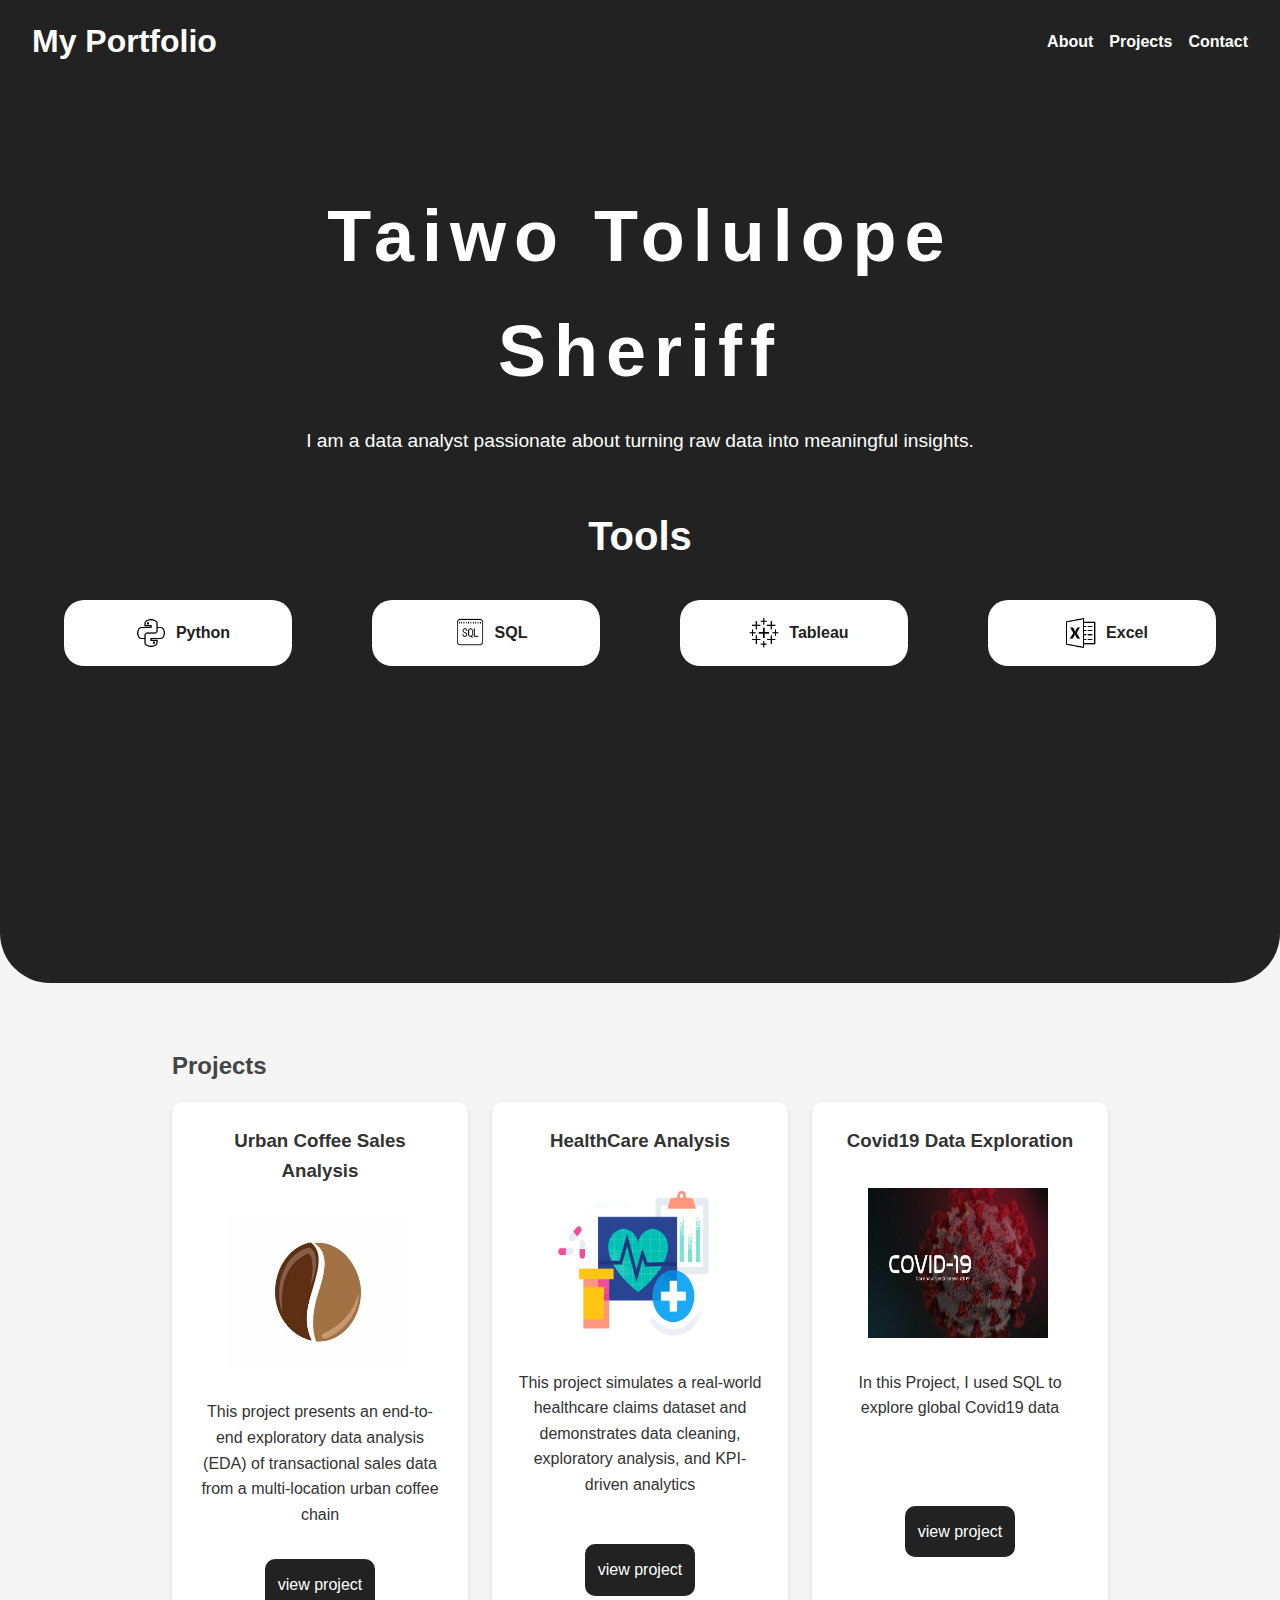
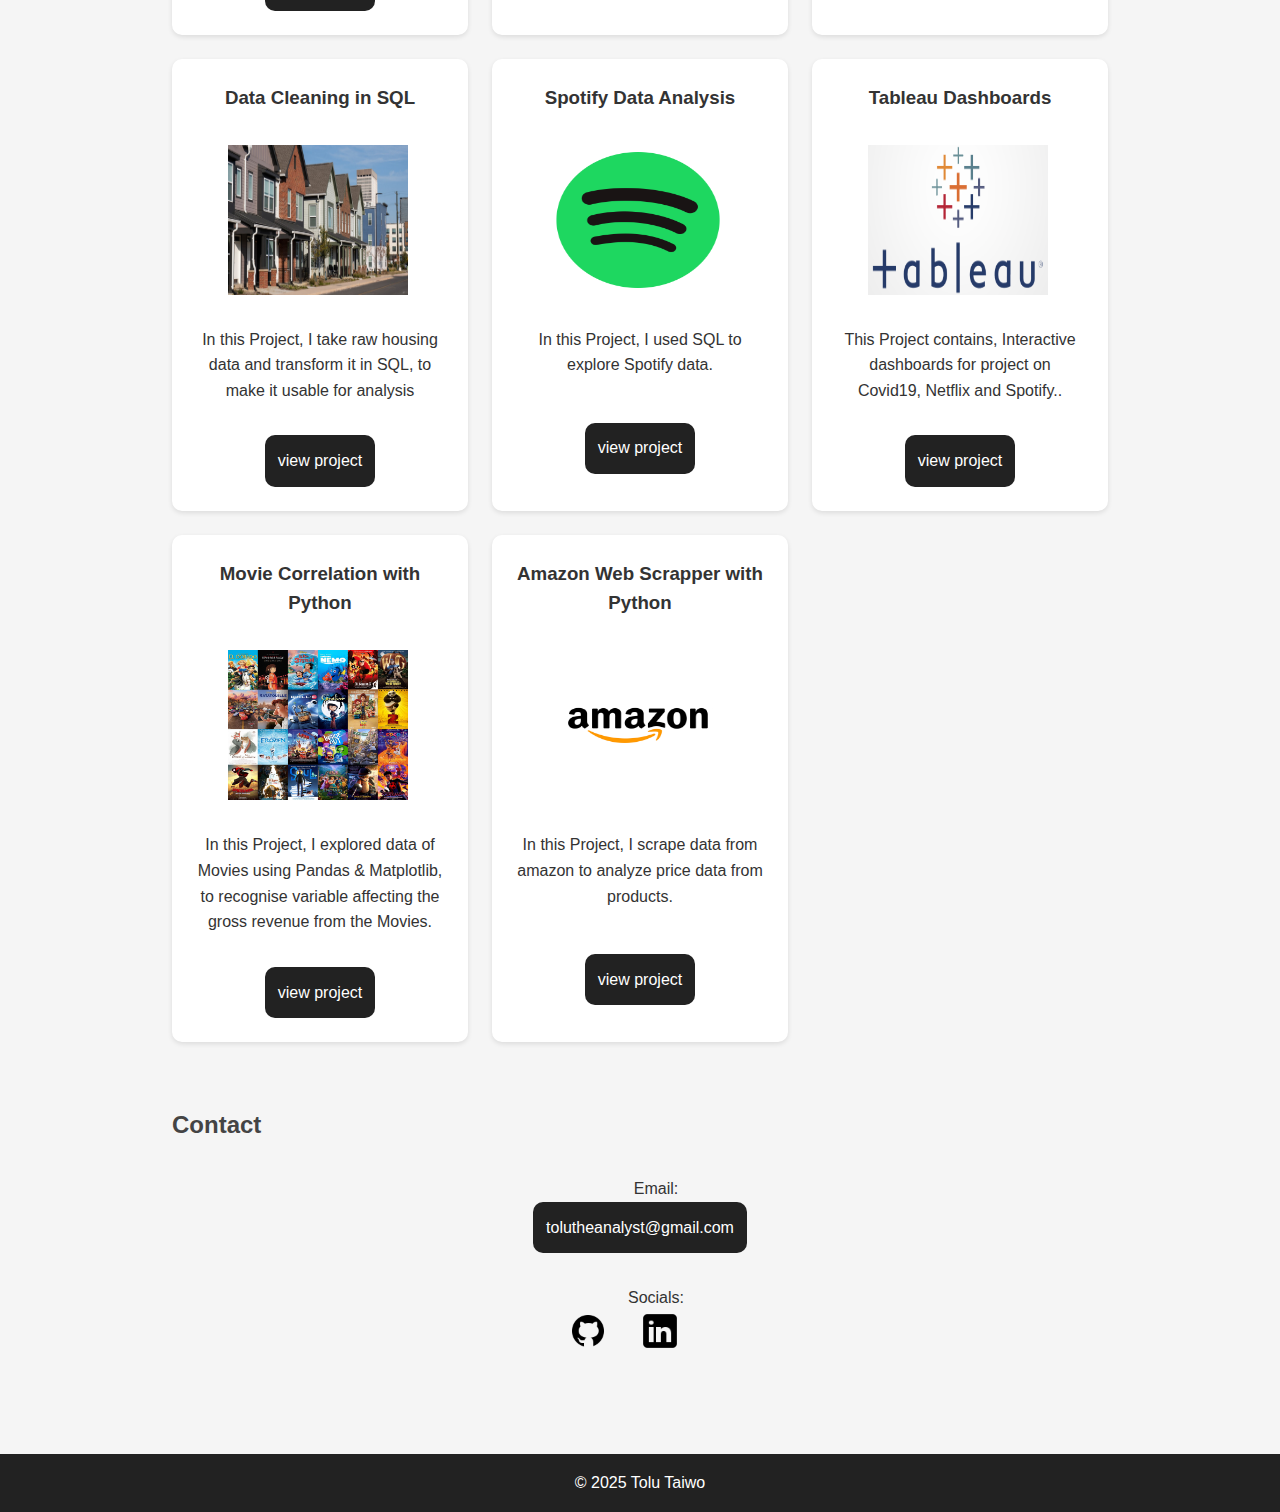
<file: index.html>
<!DOCTYPE html>
<html lang="en">
<head>
  <meta charset="UTF-8">
  <meta name="viewport" content="width=device-width, initial-scale=1.0">
  <title>Data Analyst Portfolio</title>
  <link rel="stylesheet" href="css/styles.css">
</head>
<body>
  <header>
    <nav>
      <h1>My Portfolio</h1>
      <ul>
        <li><a href="#about">About</a></li>
        <li><a href="#projects">Projects</a></li>
        <li><a href="#contact">Contact</a></li>
      </ul>
    </nav>
  </header>

  <section id="about">
    <h2>Taiwo Tolulope <br> Sheriff</h2>
    <p>I am a data analyst passionate about turning raw data into meaningful insights. <br>
        <!-- This portfolio showcases some of my analytical projects hosted on GitHub. -->
    </p>
    <h3>Tools </h3>
    <div class="stack-icons">
        <div class="stack">
        <img src="assets/icons_python.png" alt="Python">
        <h4>Python</h4>
        </div>
      <div class="stack">
        <img src="assets/icons_sql.png" alt="SQL">
        <h4>SQL</h4>
        </div>
      <!-- <div class="stack">
        <img src="assets/power-bi.png" alt="Power BI">
        <h4>Power BI</h4>
        </div> -->
       
      <div class="stack">
        <img src="assets/icons8-tableau_software.png" alt="Tableau">
        <h4>Tableau</h4>
        </div>
      <div class="stack">
        <img src="assets/icons_excel.png" alt="Excel">
        <h4>Excel</h4>
        </div>
    </div>
  </section>

  <section id="projects">
    <h2>Projects</h2>
    <div class="card-container">
      <!-- <div class="card" >
        <h3>Sales Data Dashboard</h3>
        <img src="assets/" alt="">
        <p>Interactive dashboard analyzing sales trends with Python & Power BI.</p>
        <div class="view-btn"> view project</div>
      </div> -->
       <div class="card" >
        <h3>Urban Coffee Sales Analysis</h3>
        <img src="assets/urbann_coffee.jpg" alt="Covid19">
        <p>This project presents an end-to-end exploratory data analysis (EDA) of transactional sales data from a multi-location urban coffee chain</p>
        <div class="view-btn" onclick="window.open('https://github.com/Lunarr-2/urban-coffee-sales-analysis.git', '_blank')"> view project </div>
      </div>
       <div class="card" >
        <h3>HealthCare Analysis</h3>
        <img src="assets/healthcare.png" alt="Covid19">
        <p>This project simulates a real-world healthcare claims dataset and demonstrates  data cleaning, exploratory analysis, and KPI-driven analytics</p>
        <div class="view-btn" onclick="window.open('https://github.com/Lunarr-2/healthcare-analysis.git', '_blank')"> view project </div>
      </div>
      <div class="card" >
        <h3>Covid19 Data Exploration</h3>
        <img src="assets/covid_19.png" alt="Covid19">
        <p>In this Project, I used SQL to explore global Covid19 data</p>
        <div class="view-btn" onclick="window.open('https://github.com/Lunarr-2/PortfolioProjectCovid/blob/main/CovidProject.sql', '_blank')"> view project </div>
      </div>
      <div class="card">
        <h3>Data Cleaning in SQL</h3>
        <img src="assets/housing.jpeg" alt="housing">
        <p>In this Project, I take raw housing data and transform it in SQL, to make it usable for analysis</p>
        <div class="view-btn" onclick="window.open('https://github.com/Lunarr-2/PortfolioProjectHousing/blob/main/NashvilleHousing.sql', '_blank')"> view project </div>
      </div>
      <div class="card" >
        <h3>Spotify Data Analysis</h3>
        <img src="assets/spotify.png" alt="spotify">
        <p> In this Project, I used SQL to explore Spotify data.</p>
        <div class="view-btn" onclick="window.open('https://github.com/Lunarr-2/PortfolioProjectSpotify/blob/main/Spotify%20Portfolio%20project.sql', '_blank')"> view project </div>
      </div>
      <div class="card" >
        <h3>Tableau Dashboards</h3>
        <img src="assets/tableau_img.png" alt="Tableau">
        <p>This Project contains, Interactive dashboards for project on Covid19, Netflix and Spotify..</p>
        <div class="view-btn" onclick="window.open('https://public.tableau.com/app/profile/tolulope.taiwo3250/vizzes', '_blank')"> view project </div>
      </div>
      <div class="card" >
        <h3>Movie Correlation with Python</h3>
        <img src="assets/movies.webp" alt="movie">
        <p>In this Project, I explored data of Movies using Pandas & Matplotlib, to recognise variable affecting the gross revenue from the Movies.</p>
        <div class="view-btn" onclick="window.open('https://github.com/Lunarr-2/PortfolioProjects/blob/main/Movie%20Correlation%20Project.ipynb', '_blank')"> view project </div>
      </div>
      <div class="card" >
        <h3>Amazon Web Scrapper with Python</h3>
        <img src="assets/amazon.png" alt="amazon">
        <p>In this Project, I scrape data from amazon to analyze price data from products.</p>
        <div class="view-btn" onclick="window.open('https://github.com/Lunarr-2/PortfolioProjectAmazonWebScraper/blob/main/Amazon%20Web%20Scraper%20V1.ipynb', '_blank')"> view project </div>
      </div>
    </div>
  </section>

  <section id="contact">
    <h2>Contact</h2>
    <p>Email:</p>
    <div class="view-btn"> 
      <a href="mailto:tolutheeanalyst@gmail.com">tolutheanalyst@gmail.com</a>
    </div> 
  
    <p>Socials:</p>
    <div class="social">
      <a href="https://github.com/Lunarr-2" target="_blank">
        <img src="assets/icons_github.png" alt="GitHub">
      </a>
      <a href="https://www.linkedin.com/in/tolu-taiwo/" target="_blank">
        <img src="assets/icons_linkedin.png" alt="LinkedIn">
      </a>
    </div>
  </section>
  
  <footer>
    <p>&copy; 2025 Tolu Taiwo</p>
  </footer>
</body>
</html>
</file>
<file: css/styles.css>
* {
    margin: 0;
    padding: 0;
    box-sizing: border-box;
  }
  
  body {
    font-family: Arial, sans-serif;
    line-height: 1.6;
    background: #f5f5f5;
    color: #333;
  }
  
  header {
    background: #222;
    color: #fff;
    padding: 1rem 2rem;
  }
  
  header nav {
    display: flex;
    justify-content: space-between;
    align-items: center;
  }
  
  header nav ul {
    list-style: none;
    display: flex;
    gap: 1rem;
  }
  
  header nav a {
    color: #fff;
    text-decoration: none;
    font-weight: bold;
  }
  
  
  section {
    padding: 2rem;
    max-width: 1000px;
    margin: auto;
  }
  
  section#about {
    max-width: none; /* override the constraint */
    width: auto;
  }
  

  h2 {
    margin-bottom: 1rem;
    color: #444;
  }
  
  .card-container {
    display: grid;
    grid-template-columns: repeat(auto-fit, minmax(250px, 1fr));
    gap: 1.5rem;
  }
  
  .card {
    background: #fff;
    padding: 1.5rem;
    border-radius: 10px;
    box-shadow: 0 2px 5px rgba(0,0,0,0.1);
    cursor: pointer;
    transition: transform 0.2s ease, box-shadow 0.2s ease;
    text-align: center;
    display: flex;
    flex-direction: column;

  }

  .stack-icons {
    display: grid;
    grid-template-columns: repeat(auto-fit, minmax(150px, 1fr));
    gap: 1rem;
    max-width: auto;
  }

  .stack{
    display: flex;
    flex-direction: row;
    align-items: center;
    justify-content: center;
    border-radius: 20px;
    padding: 0.5rem;
    margin: 2rem;
    background-color: #fff;
    color: #222;
  }

  .stack img {
    width: 30px;
    height: 30px;
    margin: 10px;
  }

  #about > h3 {
    color: #fff;
    font-size: 2.5rem;
    margin-top: 3rem;
    text-align: center;
 

  }

  /* .stack-icons {
    display: flex;
    justify-content: space-between;
    align-items: center;
  } */
  
  /* .stack-icons img {
    width: 50px;
    height: 50px;
  } */
  
  .card:hover {
    transform: translateY(-5px);
    box-shadow: 0 4px 10px rgba(0,0,0,0.2);
  }
  
  footer {
    text-align: center;
    padding: 1rem;
    background: #222;
    color: #fff;
    margin-top: 2rem;
  }
  

  #about {
    background-color: #222;
    padding: 2rem;
    width: auto;
    height: 100vh;
    border-radius: 0px 0px 50px 50px;
    margin-bottom: 2rem;
  }

  #about h2 {
    color: #fff;
    text-align: center;
    font-family: 'Poppins', sans-serif;
    font-size: 4.5rem;
    letter-spacing: 0.5rem;
    font-weight: 600;
    margin-top: 4rem;
    margin-bottom: 1rem;
  }

  #about p {
    color: #fff;
    text-align: center;
    font-size: 1.2rem;
  }

  .view-btn {
    background-color: #222;
    border-radius: 10px;
    color: #fff;
    padding: 0.8rem;
    margin: auto;
    width: fit-content;
    display: block;
  }

  .card > img {
    width: 180px;
    max-width: 100%;
    height: 150px;
    margin: 2rem;

  }


  .card p {
    margin-bottom: 2rem;
  }

  .social {
    display: flex;
    flex-direction: row;
    text-align: center;
    align-items: center;
    justify-content: center;
  }

  #contact div img {
    width: 40px;
    height: 40px;
    margin: 0 2rem 2rem 0;
    
  }

  #contact  div  a {
    text-decoration: none;
    color: #fff;
  }

  #contact p {
    text-align: center;
    margin: 2rem 0 0 2rem;
  }
</file>
